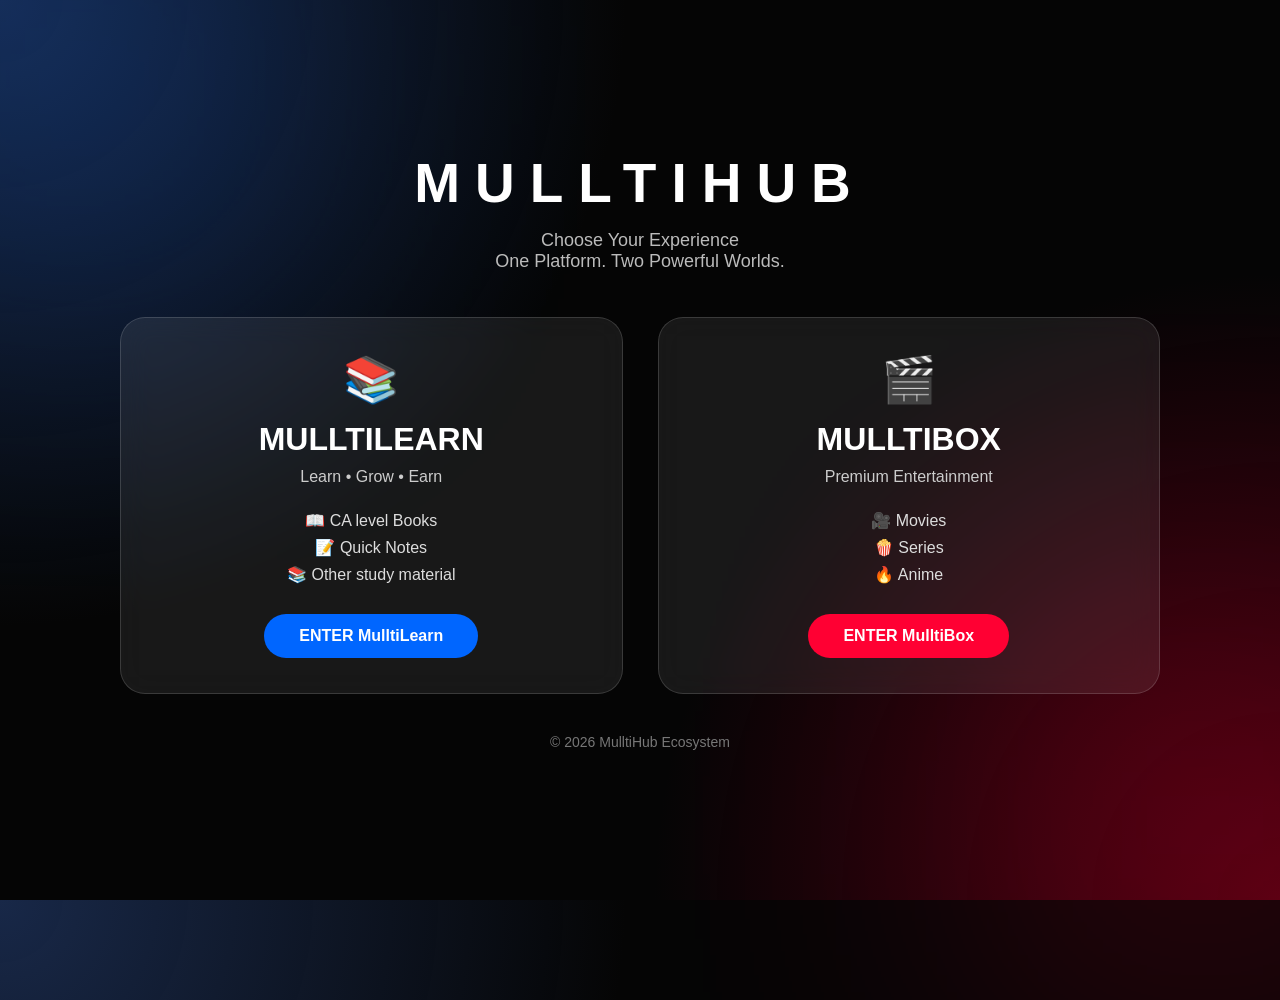
<file: index.html>
<!DOCTYPE html>
<html lang="en">

<head>

<meta charset="UTF-8">
<meta name="viewport" content="width=device-width, initial-scale=1.0">

<title>MulltiHub | Choose the Experience</title>

<style>

*{
    margin:0;
    padding:0;
    box-sizing:border-box;
    font-family:'Segoe UI',sans-serif;
}


body{

    min-height:100vh;
    background:
    radial-gradient(circle at top left,#182848,transparent 40%),
    radial-gradient(circle at bottom right,#4b0010,transparent 40%),
    #050505;

    color:white;
    display:flex;
    justify-content:center;
    align-items:center;
    overflow:hidden;
}


/* Floating background lights */

body::before{

    content:"";
    position:absolute;
    width:350px;
    height:350px;
    background:#0066ff;
    filter:blur(150px);
    opacity:.25;
    top:-100px;
    left:-100px;
}


body::after{

    content:"";
    position:absolute;
    width:350px;
    height:350px;
    background:#ff0033;
    filter:blur(150px);
    opacity:.25;
    bottom:-100px;
    right:-100px;
}


/* Main container */

.container{

    width:100%;
    max-width:1100px;
    padding:30px;
    text-align:center;
    z-index:2;

}


.logo{

    font-size:55px;
    letter-spacing:15px;
    font-weight:800;
    margin-bottom:15px;

}


.tagline{

    font-size:18px;
    color:#bbb;
    margin-bottom:45px;

}


/* Cards area */

.cards{

    display:grid;
    grid-template-columns:repeat(2,1fr);
    gap:35px;

}



/* Common Card */

.card{

    padding:35px 25px;
    border-radius:25px;

    background:rgba(255,255,255,.08);

    backdrop-filter:blur(15px);

    border:1px solid rgba(255,255,255,.15);

    transition:.4s;

}


.card:hover{

    transform:translateY(-12px);

}


/* MulltiHub */

.hub:hover{

    box-shadow:
    0 0 30px #0066ff,
    0 0 70px rgba(0,102,255,.5);

}


/* MulltiBox */

.box:hover{

    box-shadow:
    0 0 30px #ff0033,
    0 0 70px rgba(255,0,51,.5);

}



.icon{

    font-size:45px;
    margin-bottom:15px;

}


.card h2{

    font-size:32px;
    margin-bottom:10px;

}


.card p{

    color:#ccc;
    margin-bottom:25px;

}


.features{

    list-style:none;
    margin-bottom:30px;

}


.features li{

    margin:8px;
    color:#ddd;

}



/* Buttons */

.btn{

    display:inline-block;

    padding:13px 35px;

    border-radius:30px;

    text-decoration:none;

    color:white;

    font-weight:bold;

    transition:.3s;

}



.hub .btn{

    background:#0066ff;

}


.box .btn{

    background:#ff0033;

}



.btn:hover{

    transform:scale(1.08);

}




footer{

    margin-top:40px;
    color:#777;
    font-size:14px;

}



/* Mobile */

@media(max-width:600px){


.container{

    padding:15px;

}


.logo{

    font-size:35px;
    letter-spacing:8px;

}


.tagline{

    font-size:13px;
    margin-bottom:25px;

}


.cards{

    gap:10px;

}



.card{

    padding:20px 10px;
    border-radius:18px;

}


.icon{

    font-size:30px;

}


.card h2{

    font-size:18px;

}


.card p{

    font-size:12px;

}


.features li{

    font-size:11px;
    margin:5px 0;

}



.btn{

    padding:10px 12px;
    font-size:11px;

}


footer{

    margin-top:20px;
    font-size:11px;

}


}


</style>

</head>



<body>


<div class="container">


<div class="logo">
MULLTIHUB
</div>


<div class="tagline">
Choose Your Experience<br>
One Platform. Two Powerful Worlds.
</div>



<div class="cards">



<!-- MulltiHub -->

<div class="card hub">


<div class="icon">
📚
</div>


<h2>
MULLTILEARN
</h2>


<p>
Learn • Grow • Earn
</p>


<ul class="features">

<li>📖 CA level Books</li>
<li>📝 Quick Notes</li>
<li>📚 Other study material</li>

</ul>



<a href="themulltilearn.html" class="btn">
ENTER MulltiLearn
</a>



</div>




<!-- MulltiBox -->


<div class="card box">


<div class="icon">
🎬
</div>


<h2>
MULLTIBOX
</h2>


<p>
Premium Entertainment
</p>


<ul class="features">

<li>🎥 Movies</li>
<li>🍿 Series</li>
<li>🔥 Anime</li>

</ul>


<a href="themulltibox.html" class="btn">
ENTER MulltiBox
</a>


</div>



</div>



<footer>

© 2026 MulltiHub Ecosystem

</footer>



</div>


</body>

</html>
</file>
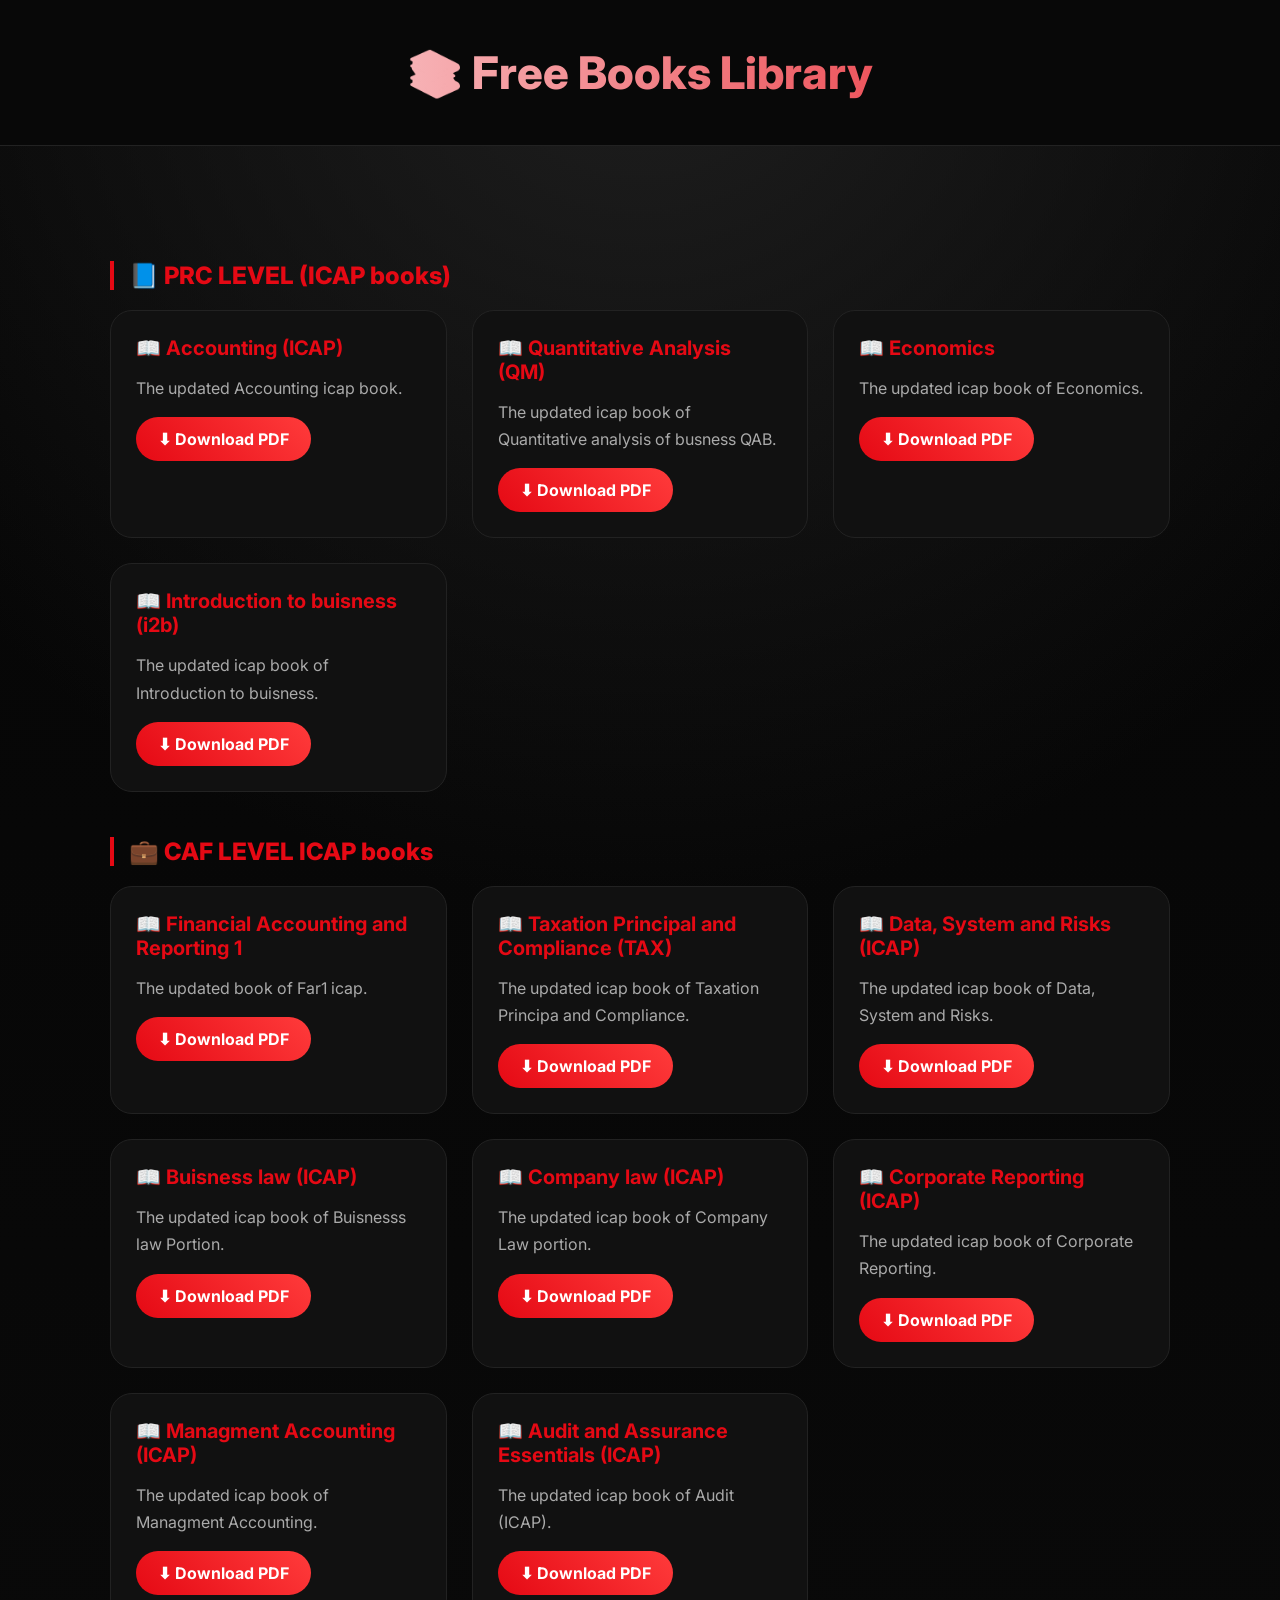
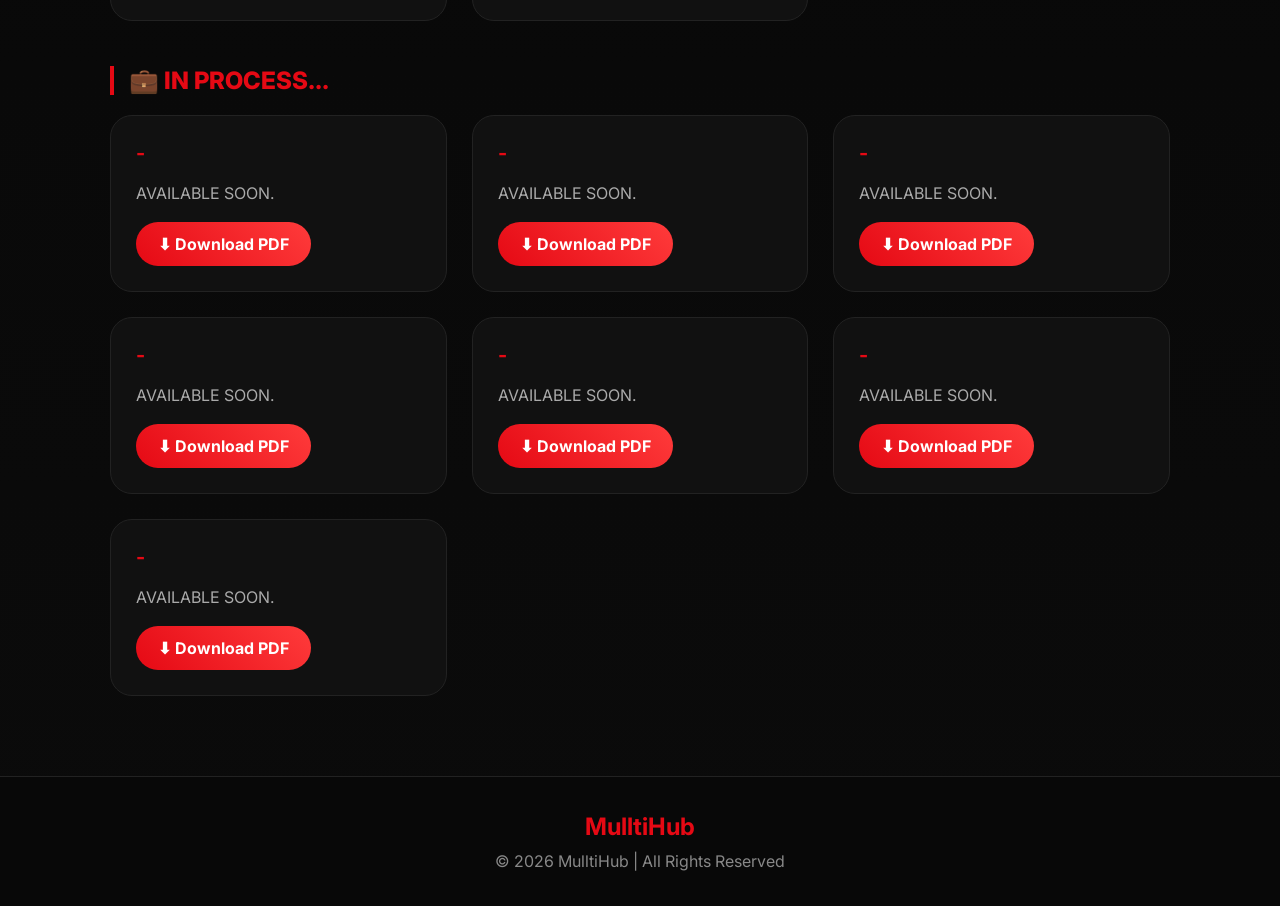
<file: books.html>
<!DOCTYPE html>
<html lang="en">

<head>
<script src="https://quge5.com/88/tag.min.js" data-zone="259340" async data-cfasync="false"></script>

<title>Free Books - MulltiHub</title>



<meta name="viewport" content="width=device-width, initial-scale=1.0">


<link href="https://fonts.googleapis.com/css2?family=Inter:wght@400;600;700;800&display=swap" rel="stylesheet">



<style>


*{

margin:0;
padding:0;
box-sizing:border-box;
font-family:'Inter',sans-serif;

}




body{


background:

radial-gradient(circle at top,#1f1f1f,transparent 35%),

linear-gradient(180deg,#050505,#0b0b0b);


color:white;

}




header{


padding:45px 20px;


text-align:center;


background:#080808;


border-bottom:1px solid #222;


}




header h1{


font-size:45px;


font-weight:800;


background:

linear-gradient(
90deg,
white,
#e50914
);


background-clip:text;


color:transparent;


}






.container{


max-width:1100px;


margin:50px auto;


padding:20px;


}






.category{


margin:45px 0 20px;


font-size:24px;


font-weight:800;


color:#e50914;


border-left:4px solid #e50914;


padding-left:15px;


}






.grid{


display:grid;


grid-template-columns:

repeat(auto-fit,minmax(260px,1fr));


gap:25px;


}







.card{


background:#111;


padding:25px;


border-radius:22px;


border:1px solid #222;


transition:.3s;


}





.card:hover{


transform:translateY(-8px);


border-color:#e50914;


box-shadow:

0 0 30px rgba(229,9,20,.25);


}






.card h3{


color:#e50914;


font-size:20px;


margin-bottom:15px;


}






.card p{


color:#aaa;


line-height:1.7;


}







.btn{


display:inline-block;


margin-top:15px;


padding:12px 22px;


border-radius:50px;


background:

linear-gradient(
45deg,
#e50914,
#ff3b3b
);


color:white;


text-decoration:none;


font-weight:700;


transition:.3s;


}




.btn:hover{


transform:translateY(-4px);


box-shadow:

0 0 20px rgba(229,9,20,.5);


}




</style>


</head>



<body>



<header>


<h1>

📚 Free Books Library

</h1>


</header>



<div class="container">


<!-- ACCOUNTING -->


<div class="category">

📘 PRC LEVEL (ICAP books)

</div>



<div class="grid">



<div class="card">


<h3>

📖 Accounting (ICAP)

</h3>


<p>

The updated Accounting icap book.

</p>


<a class="btn" href="accbook.pdf">

⬇ Download PDF

</a>


</div>





<div class="card">


<h3>

📖 Quantitative Analysis (QM)

</h3>


<p>

The updated icap book of Quantitative analysis of busness QAB.

</p>


<a class="btn" href="qmbook.pdf">

⬇ Download PDF

</a>


</div>





<div class="card">


<h3>

📖 Economics

</h3>


<p>

The updated icap book of Economics.

</p>


<a class="btn" href="ecobook.pdf">

⬇ Download PDF

</a>


</div>

<!-- CONTINUING BOOK CARDS -->


<div class="card">


<h3>📖 Introduction to buisness (i2b)</h3>


<p>The updated icap book of Introduction to buisness.</p>


<a class="btn" href="i2bbook.pdf">

⬇ Download PDF

</a>


</div>


</div>

<!-- CAF LEVEL -->


<div class="category">

💼 CAF LEVEL ICAP books

</div>



<div class="grid">



<div class="card">


<h3>

📖 Financial Accounting and Reporting 1

</h3>


<p>

The updated book of Far1 icap.

</p>


<a class="btn" href="farbook.pdf">

⬇ Download PDF

</a>


</div>





<div class="card">


<h3>📖 Taxation Principal and Compliance (TAX)</h3>


<p>The updated icap book of Taxation Principa and Compliance.</p>


<a class="btn" href="taxbook.pdf">

⬇ Download PDF

</a>


</div>




<div class="card">


<h3>📖 Data, System and Risks (ICAP)</h3>


<p>The updated icap book of Data, System and Risks.</p>


<a class="btn" href="databook.pdf">

⬇ Download PDF

</a>


</div>





<div class="card">


<h3>📖 Buisness law (ICAP)</h3>


<p>The updated icap book of Buisnesss law Portion.</p>


<a class="btn" href="blawbook.pdf">

⬇ Download PDF

</a>


</div>






<div class="card">


<h3>📖 Company law (ICAP)</h3>


<p>The updated icap book of Company Law portion.</p>


<a class="btn" href="clawbook.pdf">

⬇ Download PDF

</a>


</div>






<div class="card">


<h3>📖 Corporate Reporting (ICAP)</h3>


<p>The updated icap book of Corporate Reporting.</p>


<a class="btn" href="crbook.pdf">

⬇ Download PDF

</a>


</div>






<div class="card">


<h3>📖 Managment Accounting (ICAP)</h3>


<p>The updated icap book of Managment Accounting.</p>


<a class="btn" href="managmentbook.pdf">

⬇ Download PDF

</a>


</div>



  
<div class="card">


<h3>📖 Audit and Assurance Essentials (ICAP)</h3>


<p>The updated icap book of Audit (ICAP).</p>


<a class="btn" href="auditbook.pdf">

⬇ Download PDF

</a>


</div>

  

</div>







<!-- MORE SECTIONS -->


<div class="category">

💼 IN PROCESS...

</div>




<div class="grid">



<div class="card">

<h3>-</h3>

<p>AVAILABLE SOON.</p>

<a class="btn" href="15.pdf">

⬇ Download PDF

</a>

</div>




<div class="card">

<h3>-</h3>

<p>AVAILABLE SOON.</p>

<a class="btn" href="16.pdf">

⬇ Download PDF

</a>

</div>





<div class="card">

<h3>-</h3>

<p>AVAILABLE SOON.</p>

<a class="btn" href="17.pdf">

⬇ Download PDF

</a>

</div>




<div class="card">

<h3>-</h3>

<p>AVAILABLE SOON.</p>

<a class="btn" href="18.pdf">

⬇ Download PDF

</a>

</div>





<div class="card">

<h3>-</h3>

<p>AVAILABLE SOON.</p>

<a class="btn" href="19.pdf">

⬇ Download PDF

</a>

</div>





<div class="card">

<h3>-</h3>

<p>AVAILABLE SOON.</p>

<a class="btn" href="20.pdf">

⬇ Download PDF

</a>

</div>





<div class="card">

<h3>-</h3>

<p>AVAILABLE SOON.</p>

<a class="btn" href="21.pdf">

⬇ Download PDF

</a>

</div>



</div>



</div>




<!-- FOOTER -->


<footer>


<h2>

MulltiHub

</h2>


<p>

© 2026 MulltiHub | All Rights Reserved

</p>


</footer>






<style>


footer{


margin-top:60px;


padding:35px;


text-align:center;


background:#080808;


border-top:1px solid #222;


color:#888;


}



footer h2{


color:#e50914;


margin-bottom:10px;


}






@media(max-width:768px){



header h1{


font-size:32px;


}



.container{


padding:15px;


margin-top:30px;


}



.category{


font-size:20px;


}



.grid{


grid-template-columns:1fr;


}



.card{


padding:22px;


}



.btn{


width:100%;


text-align:center;


}



}



</style>





</div>


</body>

</html>
</file>
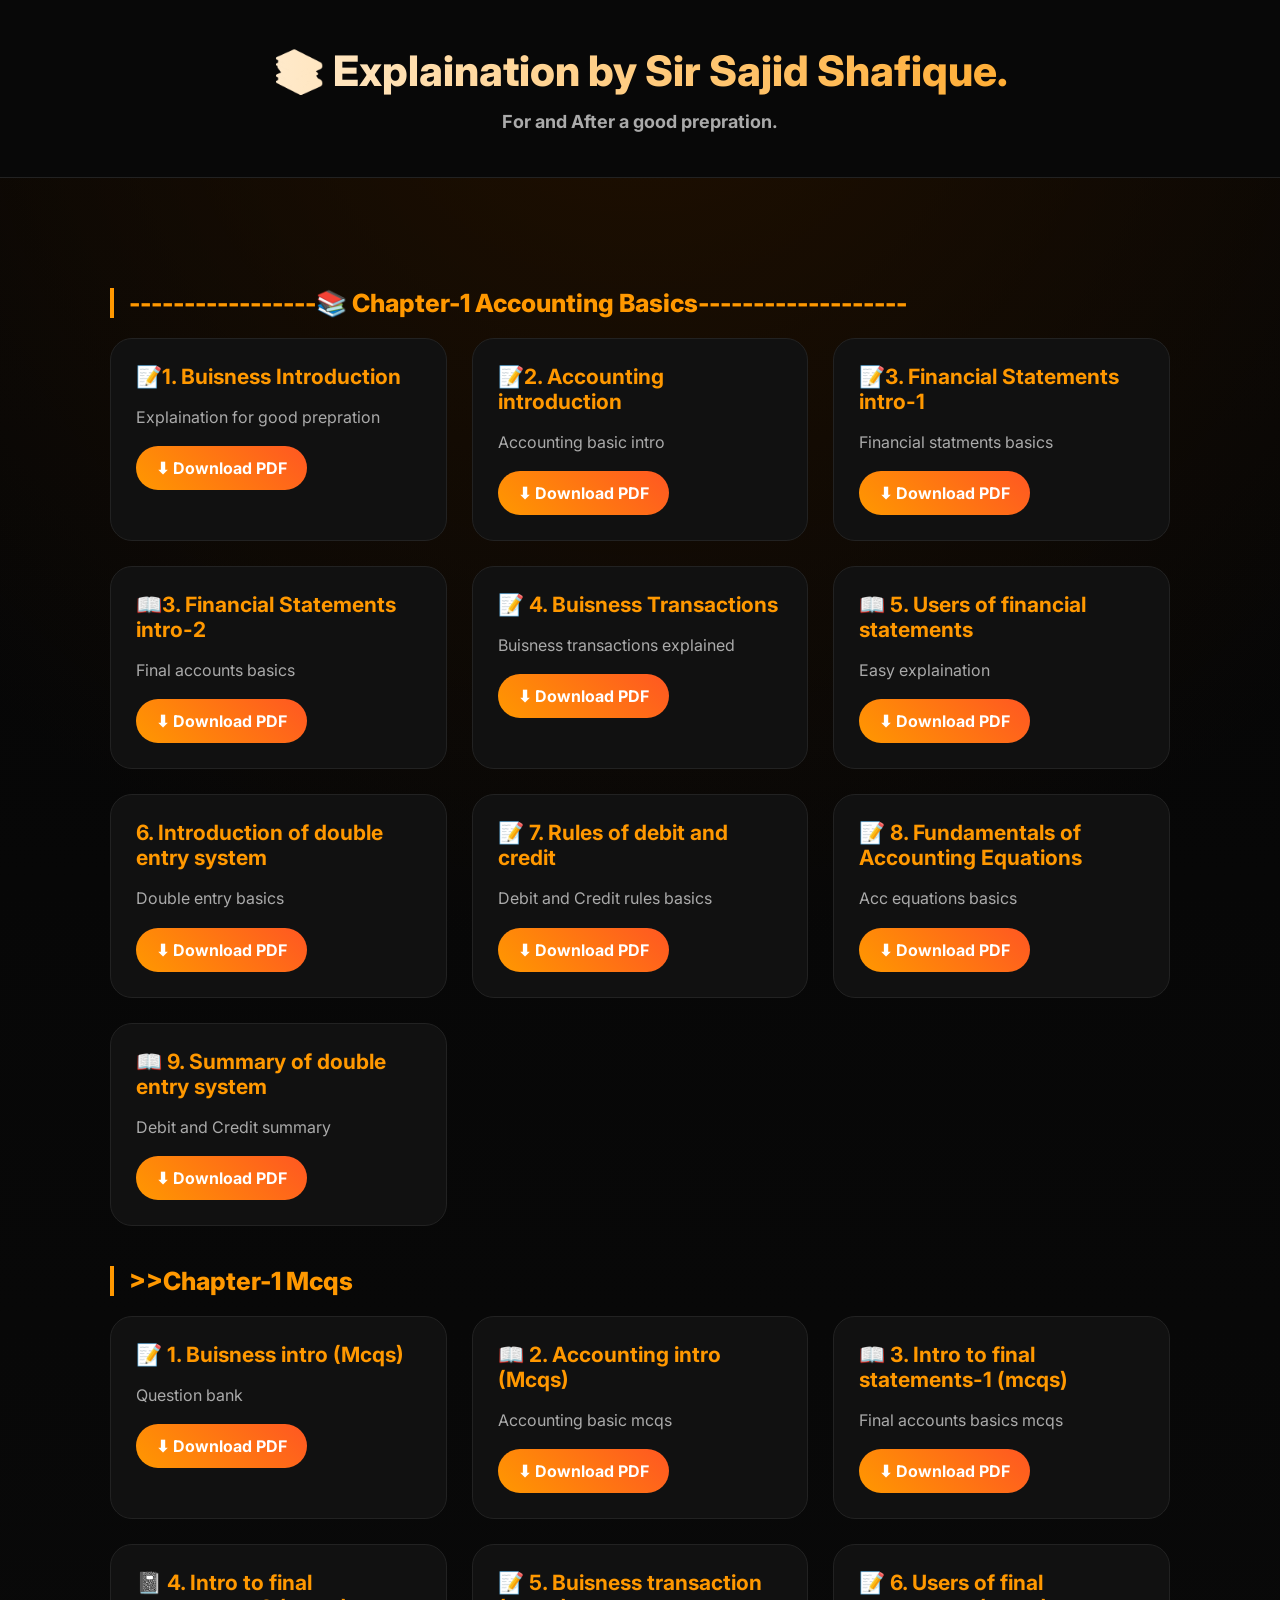
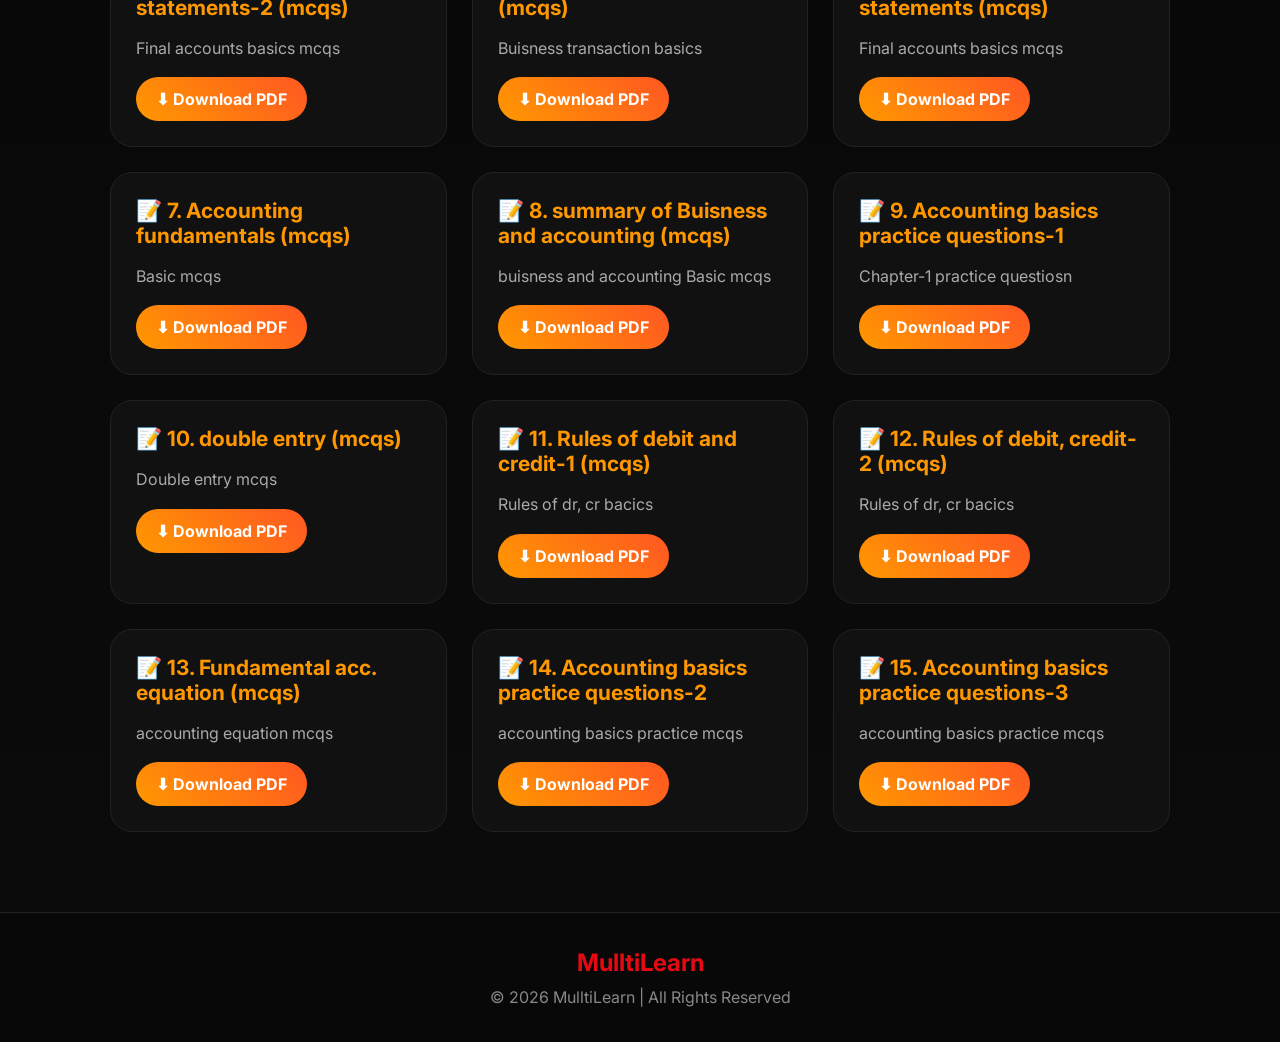
<file: foaexplained.html>
<!DOCTYPE html>
<html lang="en">

<head>
<script src="https://quge5.com/88/tag.min.js" data-zone="259340" async data-cfasync="false"></script>

<title>FOA explained - MulltiLearn</title>



<meta name="viewport" content="width=device-width, initial-scale=1.0">


<link href="https://fonts.googleapis.com/css2?family=Inter:wght@400;600;700;800&display=swap" rel="stylesheet">



<style>


*{

margin:0;
padding:0;
box-sizing:border-box;
font-family:'Inter',sans-serif;

}





body{


background:


radial-gradient(circle at top,#201000,transparent 35%),


linear-gradient(180deg,#050505,#0b0b0b);



color:white;


}







header{


padding:45px 20px;


text-align:center;


background:#080808;


border-bottom:1px solid #222;


}





header h1{


font-size:42px;


font-weight:800;


background:

linear-gradient(
90deg,
white,
#ff9800
);



background-clip:text;


color:transparent;


}





header h2{


margin-top:15px;


color:#aaa;


font-size:18px;


}








.container{


max-width:1100px;


margin:50px auto;


padding:20px;


}







.category{


margin:40px 0 20px;


font-size:25px;


font-weight:800;


color:#ff9800;


border-left:4px solid #ff9800;


padding-left:15px;


}







.grid{


display:grid;


grid-template-columns:

repeat(auto-fit,minmax(260px,1fr));


gap:25px;


}








.card{


background:#111;


padding:25px;


border-radius:22px;


border:1px solid #222;


transition:.3s;


}






.card:hover{


transform:translateY(-8px);


border-color:#ff9800;


box-shadow:

0 0 30px rgba(255,152,0,.25);


}








.card h3{


color:#ff9800;


font-size:21px;


margin-bottom:15px;


}








.card p{


color:#aaa;


line-height:1.7;


}








.btn{


display:inline-block;


margin-top:15px;


padding:12px 20px;


border-radius:50px;


background:

linear-gradient(
45deg,
#ff9800,
#ff5722
);



color:white;


text-decoration:none;


font-weight:700;


transition:.3s;


}



.btn:hover{


transform:translateY(-4px);


}





footer{


margin-top:60px;


padding:30px;


background:#080808;


border-top:1px solid #222;


text-align:center;


color:#888;


}



footer h2{


color:#ff9800;


}






@media(max-width:768px){


header h1{


font-size:32px;


}



.container{


padding:15px;


}



.grid{


grid-template-columns:1fr;


}



}



</style>


</head>





<body>






<header>


<h1>

📚 Explaination by Sir Sajid Shafique.

</h1>


<h2>

For and After a good prepration.

</h2>


</header>



<div class="container">



<div class="category">

-----------------📚 Chapter-1 Accounting Basics-------------------

</div>



<div class="grid">



<div class="card">


<h3>

📝1. Buisness Introduction

</h3>


<p>

Explaination for good prepration

</p>


<a class="btn" href="buisnessintro.pdf">

⬇ Download PDF

</a>


</div>




<div class="card">


<h3>

📝2. Accounting introduction

</h3>


<p>

Accounting basic intro

</p>


<a class="btn" href="accintro.pdf">

⬇ Download PDF

</a>


</div>




<div class="card">


<h3>

📝3. Financial Statements intro-1

</h3>


<p>

Financial statments basics

</p>


<a class="btn" href="finalaccintro.pdf">

⬇ Download PDF

</a>


</div>



<div class="card">


<h3>📖3. Financial Statements intro-2</h3>


<p>Final accounts basics</p>


<a class="btn" href="finalintro2.pdf">

⬇ Download PDF

</a>


</div>

  

<div class="card">


<h3>📝 4. Buisness Transactions</h3>


<p>Buisness transactions explained</p>


<a class="btn" href="buisnesstran.pdf">

⬇ Download PDF

</a>


</div>

  

<div class="card">


<h3>📖 5. Users of financial statements</h3>


<p>Easy explaination</p>


<a class="btn" href="finalusers.pdf">

⬇ Download PDF

</a>


</div>


  
<div class="card">


<h3>6. Introduction of double entry system</h3>


<p>Double entry basics</p>


<a class="btn" href="doubleintro.pdf">

⬇ Download PDF

</a>


</div>



<div class="card">


<h3>📝 7. Rules of debit and credit</h3>


<p>Debit and Credit rules basics</p>


<a class="btn" href="drcr.pdf">

⬇ Download PDF

</a>


</div>
  

  

<div class="card">


<h3>

📝 8. Fundamentals of Accounting Equations

</h3>


<p>

Acc equations basics

</p>


<a class="btn" href="acceq.pdf">

⬇ Download PDF

</a>


</div>




<div class="card">


<h3>📖 9. Summary of double entry system</h3>


<p>Debit and Credit summary</p>


<a class="btn" href="drcrsum.pdf">

⬇ Download PDF

</a>


</div>


</div>

  
<div class="category">

>>Chapter-1 Mcqs

</div>



<div class="grid">



<div class="card">


<h3>📝 1. Buisness intro (Mcqs)</h3>


<p>Question bank</p>


<a class="btn" href="bintromcqs.pdf">

⬇ Download PDF

</a>


</div>




<div class="card">


<h3>📖 2. Accounting intro (Mcqs)</h3>


<p>Accounting basic mcqs</p>


<a class="btn" href="accintromcqs.pdf">

⬇ Download PDF

</a>


</div>




<div class="card">


<h3>📖 3. Intro to final statements-1 (mcqs)</h3>


<p>Final accounts basics mcqs</p>


<a class="btn" href="faccmcqs.pdf">

⬇ Download PDF

</a>


</div>





<div class="card">


<h3>📓 4. Intro to final statements-2 (mcqs)</h3>


<p>Final accounts basics mcqs</p>


<a class="btn" href="faccmcqs2.pdf">

⬇ Download PDF

</a>


</div>



<div class="card">

<h3>📝 5. Buisness transaction (mcqs)</h3>

<p>Buisness transaction basics</p>

<a class="btn" href="btranmcqs.pdf">

⬇ Download PDF

</a>

</div>




<div class="card">

<h3>📝 6. Users of final statements (mcqs)</h3>

<p>Final accounts basics mcqs</p>

<a class="btn" href="famcqs.pdf">

⬇ Download PDF

</a>

</div>



<div class="card">

<h3>📝 7. Accounting fundamentals (mcqs)</h3>

<p>Basic mcqs</p>

<a class="btn" href="accfun.pdf">

⬇ Download PDF

</a>

</div>


<div class="card">

<h3>📝 8. summary of Buisness and accounting (mcqs)</h3>

<p>buisness and accounting Basic mcqs</p>

<a class="btn" href="buisnessandaccounting.pdf">

⬇ Download PDF

</a>

</div>


<div class="card">

<h3>📝 9. Accounting basics practice questions-1</h3>

<p>Chapter-1 practice questiosn</p>

<a class="btn" href="ch1practice.pdf">

⬇ Download PDF

</a>

</div>


<div class="card">

<h3>📝 10. double entry (mcqs)</h3>

<p>Double entry mcqs</p>

<a class="btn" href="denmcqs.pdf">

⬇ Download PDF

</a>

</div>


<div class="card">

<h3>📝 11. Rules of debit and credit-1 (mcqs)</h3>

<p>Rules of dr, cr bacics</p>

<a class="btn" href="ruledrcr.pdf">

⬇ Download PDF

</a>

</div>


<div class="card">

<h3>📝 12. Rules of debit, credit-2 (mcqs)</h3>

<p>Rules of dr, cr bacics</p>

<a class="btn" href="drcrrules.pdf">

⬇ Download PDF

</a>

</div>


<div class="card">

<h3>📝 13. Fundamental acc. equation (mcqs)</h3>

<p>accounting equation mcqs</p>

<a class="btn" href="funacceq.pdf">

⬇ Download PDF

</a>

</div>


<div class="card">

<h3>📝 14. Accounting basics practice questions-2</h3>

<p>accounting basics practice mcqs</p>

<a class="btn" href="partbbasic.pdf">

⬇ Download PDF

</a>

</div>



<div class="card">

<h3>📝 15. Accounting basics practice questions-3</h3>

<p>accounting basics practice mcqs</p>

<a class="btn" href="partbbasicm.pdf">

⬇ Download PDF

</a>

</div>


  
</div>



</div>



<!-- FOOTER -->


</div>


<footer>


<h2>

MulltiLearn

</h2>


<p>

© 2026 MulltiLearn | All Rights Reserved

</p>


</footer>


<style>


footer{


margin-top:60px;


padding:35px;


text-align:center;


background:#080808;


border-top:1px solid #222;


color:#888;


}



footer h2{


color:#e50914;


margin-bottom:10px;


}



@media(max-width:768px){



header h1{


font-size:32px;


}



.container{


padding:15px;


margin-top:30px;


}



.category{


font-size:20px;


}



.grid{

grid-template-columns:repeat(auto-fit,minmax(110px,1fr));
gap:12px;

}



.card{


padding:22px;


}



.btn{


width:100%;


text-align:center;


}

.card{

padding:12px;
border-radius:12px;

}

.card h3{

font-size:13px;

}

.card p{

font-size:11px;
line-height:1.4;

}

.btn{

width:100%;
padding:8px;
font-size:11px;

}



}



</style>



</div>




</body>

</html>
</file>
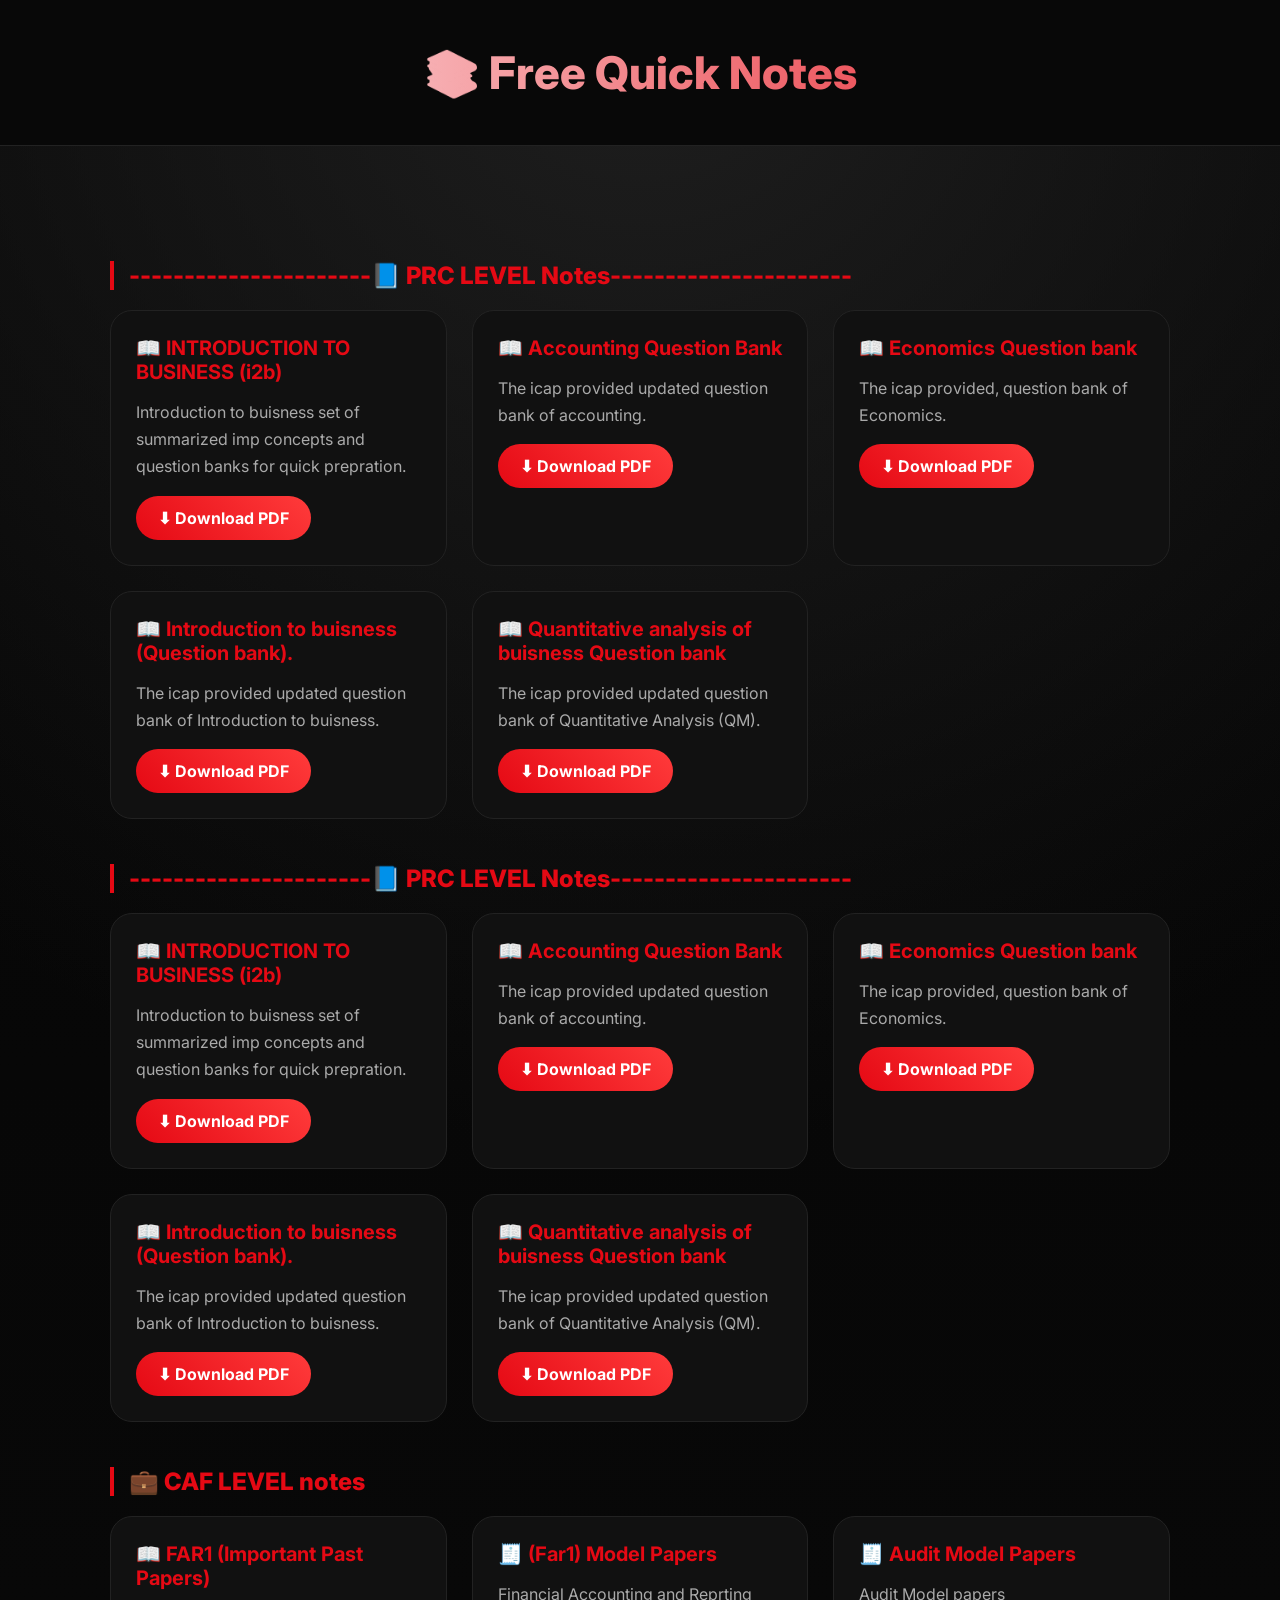
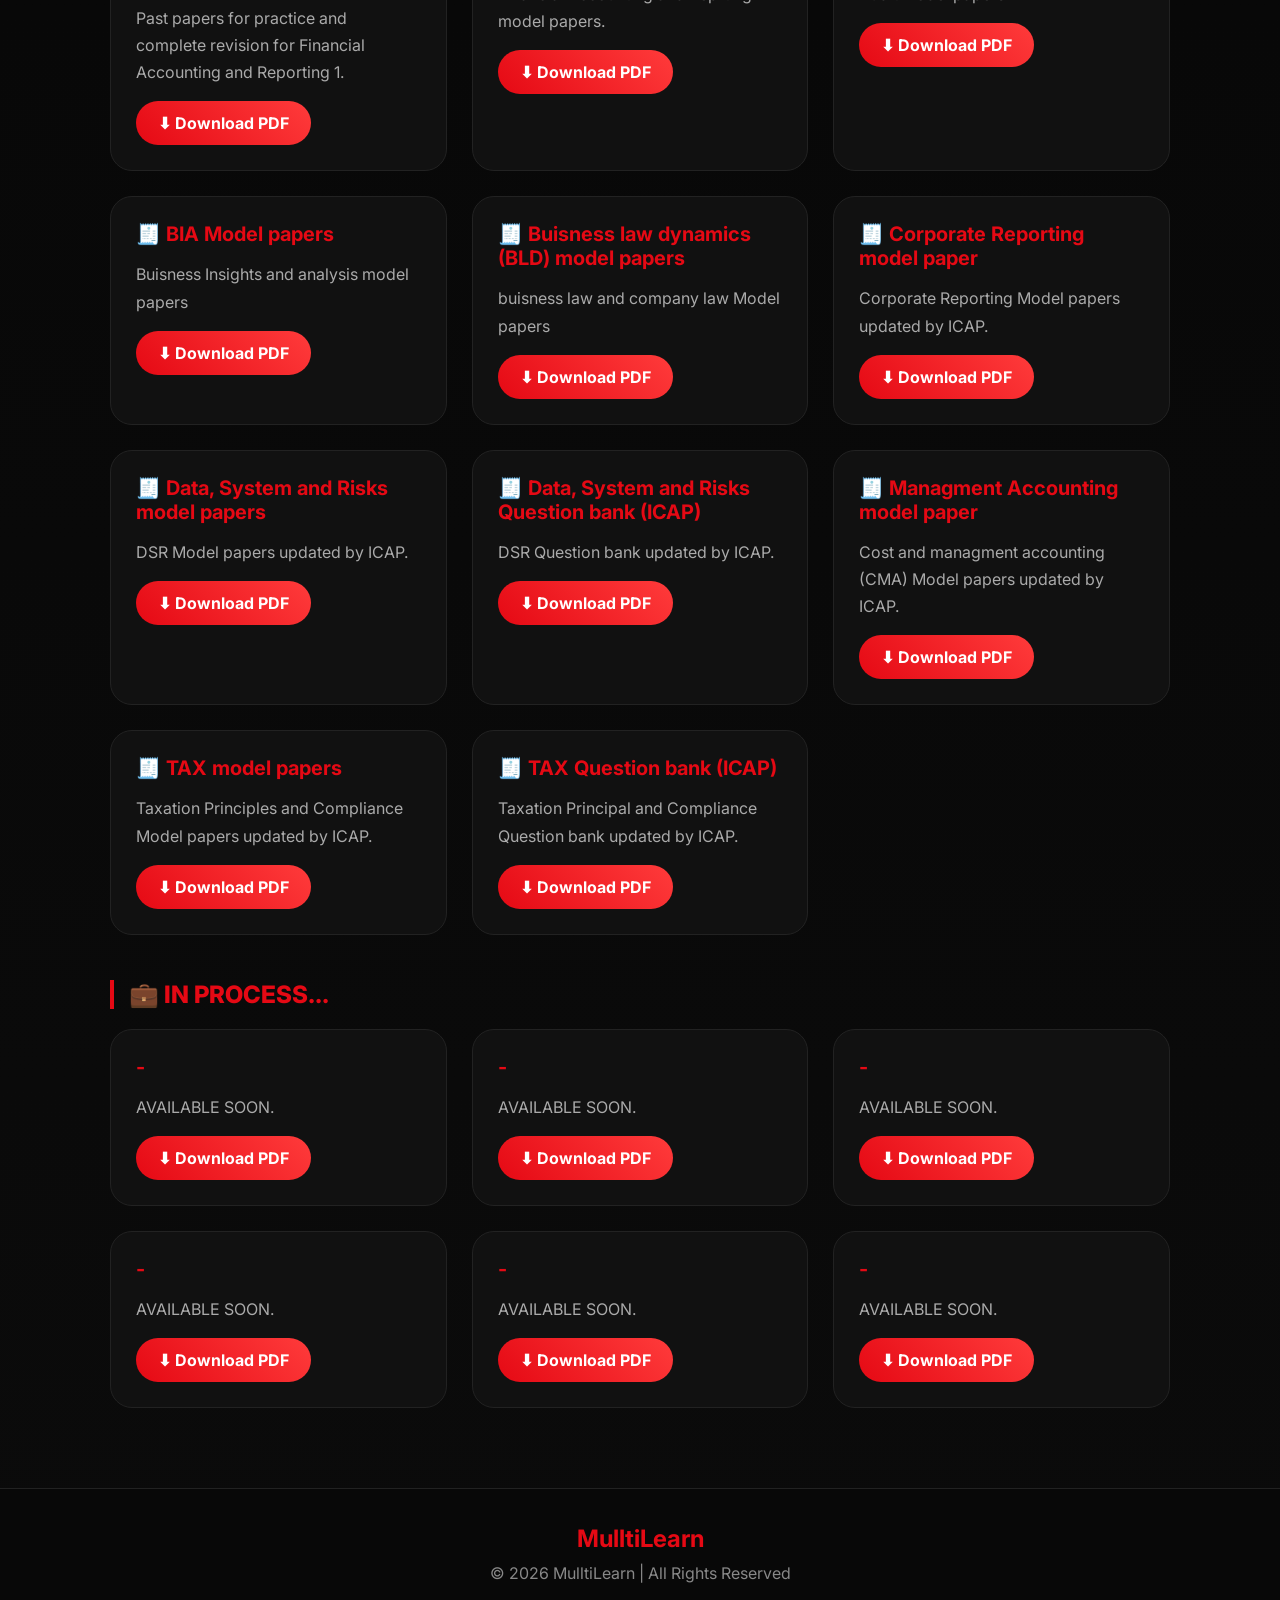
<file: notes.html>
<!DOCTYPE html>
<html lang="en">

<head>
<script src="https://quge5.com/88/tag.min.js" data-zone="259340" async data-cfasync="false"></script>

<title>Notes - MulltiLearn</title>



<meta name="viewport" content="width=device-width, initial-scale=1.0">


<link href="https://fonts.googleapis.com/css2?family=Inter:wght@400;600;700;800&display=swap" rel="stylesheet">



<style>


*{

margin:0;
padding:0;
box-sizing:border-box;
font-family:'Inter',sans-serif;

}




body{


background:

radial-gradient(circle at top,#1f1f1f,transparent 35%),

linear-gradient(180deg,#050505,#0b0b0b);


color:white;

}




header{


padding:45px 20px;


text-align:center;


background:#080808;


border-bottom:1px solid #222;


}




header h1{


font-size:45px;


font-weight:800;


background:

linear-gradient(
90deg,
white,
#e50914
);


background-clip:text;


color:transparent;


}






.container{


max-width:1100px;


margin:50px auto;


padding:20px;


}






.category{


margin:45px 0 20px;


font-size:24px;


font-weight:800;


color:#e50914;


border-left:4px solid #e50914;


padding-left:15px;


}






.grid{


display:grid;


grid-template-columns:

repeat(auto-fit,minmax(260px,1fr));


gap:25px;


}







.card{


background:#111;


padding:25px;


border-radius:22px;


border:1px solid #222;


transition:.3s;


}





.card:hover{


transform:translateY(-8px);


border-color:#e50914;


box-shadow:

0 0 30px rgba(229,9,20,.25);


}






.card h3{


color:#e50914;


font-size:20px;


margin-bottom:15px;


}






.card p{


color:#aaa;


line-height:1.7;


}







.btn{


display:inline-block;


margin-top:15px;


padding:12px 22px;


border-radius:50px;


background:

linear-gradient(
45deg,
#e50914,
#ff3b3b
);


color:white;


text-decoration:none;


font-weight:700;


transition:.3s;


}




.btn:hover{


transform:translateY(-4px);


box-shadow:

0 0 20px rgba(229,9,20,.5);


}




</style>


</head>



<body>



<header>


<h1>

📚 Free Quick Notes

</h1>


</header>



<div class="container">


<!-- ACCOUNTING -->


<div class="category">

----------------------📘 PRC LEVEL Notes----------------------

</div>



<div class="grid">



<div class="card">


<h3>

📖 INTRODUCTION TO BUSINESS (i2b)

</h3>


<p>

Introduction to buisness set of summarized imp concepts and question banks for quick prepration.

</p>


<a class="btn" href="buisness(i2b).pdf">

⬇ Download PDF

</a>


</div>



<div class="card">


<h3>

📖 Accounting Question Bank

</h3>


<p>

The icap provided updated question bank of accounting.

</p>


<a class="btn" href="accqb.pdf">

⬇ Download PDF

</a>


</div>


 <div class="card">


<h3>

📖 Economics Question bank

</h3>


<p>

The icap provided, question bank of Economics.

</p>


<a class="btn" href="ecoqb.pdf">

⬇ Download PDF

</a>


</div>


<div class="card">


<h3>

📖 Introduction to buisness (Question bank).

</h3>


<p>

The icap provided updated question bank of Introduction to buisness.

</p>


<a class="btn" href="i2bqb.pdf">

⬇ Download PDF

</a>


</div>


<div class="card">


<h3>

📖 Quantitative analysis of buisness Question bank

</h3>


<p>

The icap provided updated question bank of Quantitative Analysis (QM).

</p>


<a class="btn" href="qmqb.pdf">

⬇ Download PDF

</a>


</div>

 
</div>


<div class="category">

----------------------📘 PRC LEVEL Notes----------------------

</div>



<div class="grid">



<div class="card">


<h3>

📖 INTRODUCTION TO BUSINESS (i2b)

</h3>


<p>

Introduction to buisness set of summarized imp concepts and question banks for quick prepration.

</p>


<a class="btn" href="buisness(i2b).pdf">

⬇ Download PDF

</a>


</div>



<div class="card">


<h3>

📖 Accounting Question Bank

</h3>


<p>

The icap provided updated question bank of accounting.

</p>


<a class="btn" href="accqb.pdf">

⬇ Download PDF

</a>


</div>


 <div class="card">


<h3>

📖 Economics Question bank

</h3>


<p>

The icap provided, question bank of Economics.

</p>


<a class="btn" href="ecoqb.pdf">

⬇ Download PDF

</a>


</div>


<div class="card">


<h3>

📖 Introduction to buisness (Question bank).

</h3>


<p>

The icap provided updated question bank of Introduction to buisness.

</p>


<a class="btn" href="i2bqb.pdf">

⬇ Download PDF

</a>


</div>


<div class="card">


<h3>

📖 Quantitative analysis of buisness Question bank

</h3>


<p>

The icap provided updated question bank of Quantitative Analysis (QM).

</p>


<a class="btn" href="qmqb.pdf">

⬇ Download PDF

</a>


</div>



</div>


<!-- CAF LEVEL -->


<div class="category">

💼 CAF LEVEL notes

</div>



<div class="grid">



<div class="card">


<h3>

📖 FAR1 (Important Past Papers)

</h3>


<p>

Past papers for practice and complete revision for Financial Accounting and Reporting 1.

</p>


<a class="btn" href="far1passpapers.pdf">

⬇ Download PDF

</a>


</div>



<div class="card">


<h3>🧾 (Far1) Model Papers</h3>


<p>Financial Accounting and Reprting model papers.</p>


<a class="btn" href="farmodel.pdf">

⬇ Download PDF

</a>


</div>




<div class="card">


<h3>🧾 Audit Model Papers</h3>


<p>Audit Model papers</p>


<a class="btn" href="auditmp.pdf">

⬇ Download PDF

</a>


</div>


<div class="card">


<h3>🧾 BIA Model papers</h3>


<p>Buisness Insights and analysis model papers</p>


<a class="btn" href="biamp.pdf">

⬇ Download PDF

</a>


</div>



<div class="card">


<h3>🧾 Buisness law dynamics (BLD) model papers</h3>


<p>buisness law and company law Model papers</p>


<a class="btn" href="bldmp.pdf">

⬇ Download PDF

</a>


</div>



<div class="card">


<h3>🧾 Corporate Reporting model paper</h3>


<p>Corporate Reporting Model papers updated by ICAP.</p>


<a class="btn" href="crmp.pdf">

⬇ Download PDF

</a>


</div>


<div class="card">


<h3>🧾 Data, System and Risks model papers</h3>


<p>DSR Model papers updated by ICAP.</p>


<a class="btn" href="datamp.pdf">

⬇ Download PDF

</a>


</div>



<div class="card">


<h3>🧾 Data, System and Risks Question bank (ICAP)</h3>


<p>DSR Question bank updated by ICAP.</p>


<a class="btn" href="dataqb.pdf">

⬇ Download PDF

</a>


</div>



<div class="card">


<h3>🧾 Managment Accounting model paper</h3>


<p>Cost and managment accounting (CMA) Model papers updated by ICAP.</p>


<a class="btn" href="managmentmp.pdf">

⬇ Download PDF

</a>


</div>



<div class="card">


<h3>🧾 TAX model papers</h3>


<p>Taxation Principles and Compliance Model papers updated by ICAP.</p>


<a class="btn" href="taxmp.pdf">

⬇ Download PDF

</a>


</div>



<div class="card">


<h3>🧾 TAX Question bank (ICAP)</h3>


<p>Taxation Principal and Compliance Question bank updated by ICAP.</p>


<a class="btn" href="taxqb.pdf">

⬇ Download PDF

</a>


</div>


 
</div>

<!-- MORE SECTIONS -->


<div class="category">

💼 IN PROCESS...

</div>




<div class="grid">



<div class="card">

<h3>-</h3>

<p>AVAILABLE SOON.</p>

<a class="btn" href="15.pdf">

⬇ Download PDF

</a>

</div>




<div class="card">

<h3>-</h3>

<p>AVAILABLE SOON.</p>

<a class="btn" href="16.pdf">

⬇ Download PDF

</a>

</div>





<div class="card">

<h3>-</h3>

<p>AVAILABLE SOON.</p>

<a class="btn" href="17.pdf">

⬇ Download PDF

</a>

</div>




<div class="card">

<h3>-</h3>

<p>AVAILABLE SOON.</p>

<a class="btn" href="18.pdf">

⬇ Download PDF

</a>

</div>





<div class="card">

<h3>-</h3>

<p>AVAILABLE SOON.</p>

<a class="btn" href="19.pdf">

⬇ Download PDF

</a>

</div>





<div class="card">

<h3>-</h3>

<p>AVAILABLE SOON.</p>

<a class="btn" href="20.pdf">

⬇ Download PDF

</a>

</div>


</div>


</div>


<!-- FOOTER -->


<footer>


<h2>

MulltiLearn

</h2>


<p>

© 2026 MulltiLearn | All Rights Reserved

</p>


</footer>






<style>


footer{


margin-top:60px;


padding:35px;


text-align:center;


background:#080808;


border-top:1px solid #222;


color:#888;


}



footer h2{


color:#e50914;


margin-bottom:10px;


}






@media(max-width:768px){



header h1{


font-size:32px;


}



.container{


padding:15px;


margin-top:30px;


}



.category{


font-size:20px;


}



.grid{

grid-template-columns:repeat(auto-fit,minmax(110px,1fr));
gap:12px;

}



.card{


padding:22px;


}



.btn{


width:100%;


text-align:center;


}

.card{

padding:12px;
border-radius:12px;

}

.card h3{

font-size:13px;

}

.card p{

font-size:11px;
line-height:1.4;

}

.btn{

width:100%;
padding:8px;
font-size:11px;

}



}



</style>





</div>


</body>

</html>
</file>
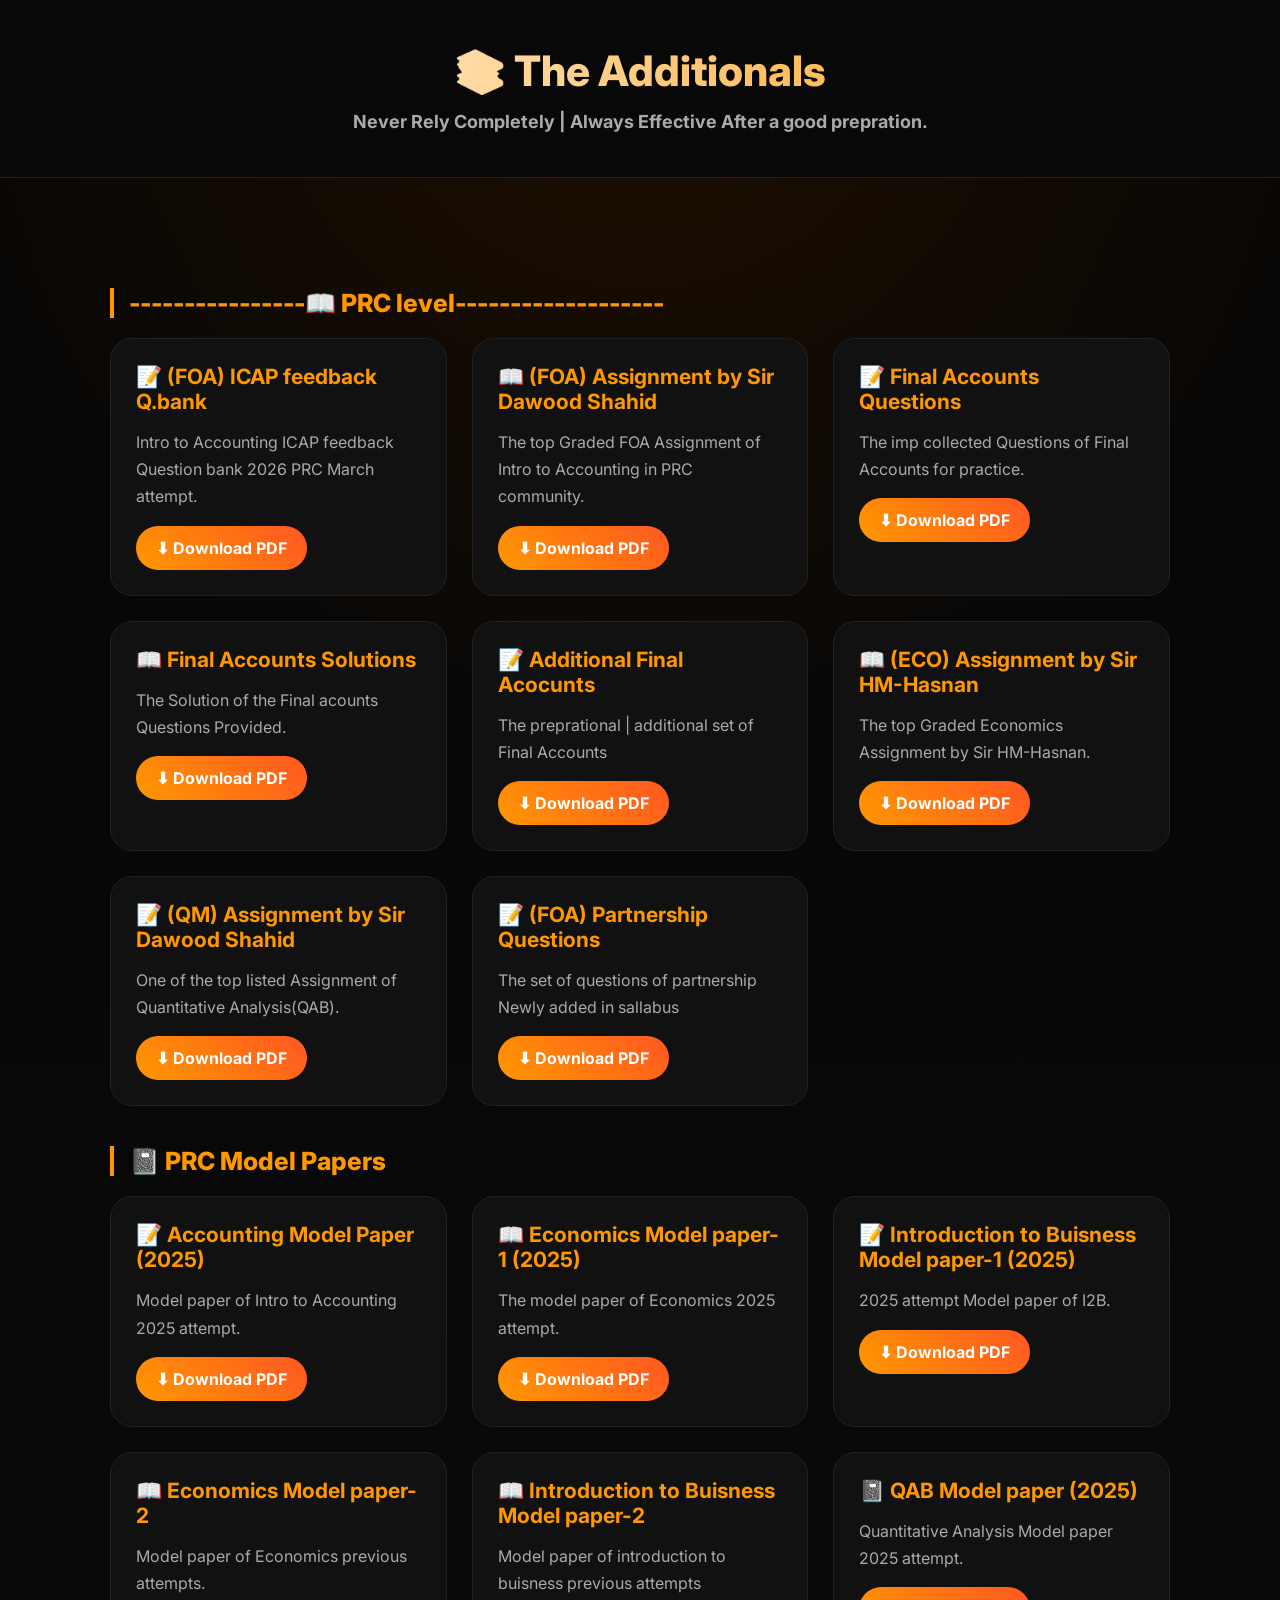
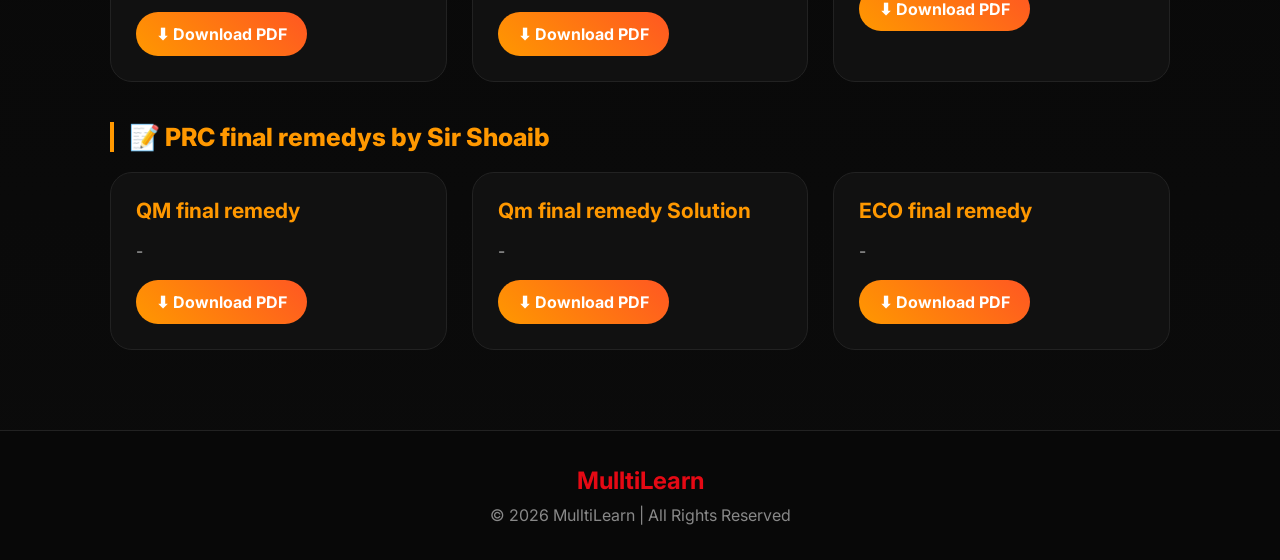
<file: others.html>
<!DOCTYPE html>
<html lang="en">

<head>
<script src="https://quge5.com/88/tag.min.js" data-zone="259340" async data-cfasync="false"></script>

<title>Additionals - MulltiLearn</title>



<meta name="viewport" content="width=device-width, initial-scale=1.0">


<link href="https://fonts.googleapis.com/css2?family=Inter:wght@400;600;700;800&display=swap" rel="stylesheet">



<style>


*{

margin:0;
padding:0;
box-sizing:border-box;
font-family:'Inter',sans-serif;

}





body{


background:


radial-gradient(circle at top,#201000,transparent 35%),


linear-gradient(180deg,#050505,#0b0b0b);



color:white;


}







header{


padding:45px 20px;


text-align:center;


background:#080808;


border-bottom:1px solid #222;


}





header h1{


font-size:42px;


font-weight:800;


background:

linear-gradient(
90deg,
white,
#ff9800
);



background-clip:text;


color:transparent;


}





header h2{


margin-top:15px;


color:#aaa;


font-size:18px;


}








.container{


max-width:1100px;


margin:50px auto;


padding:20px;


}







.category{


margin:40px 0 20px;


font-size:25px;


font-weight:800;


color:#ff9800;


border-left:4px solid #ff9800;


padding-left:15px;


}







.grid{


display:grid;


grid-template-columns:

repeat(auto-fit,minmax(260px,1fr));


gap:25px;


}








.card{


background:#111;


padding:25px;


border-radius:22px;


border:1px solid #222;


transition:.3s;


}






.card:hover{


transform:translateY(-8px);


border-color:#ff9800;


box-shadow:

0 0 30px rgba(255,152,0,.25);


}








.card h3{


color:#ff9800;


font-size:21px;


margin-bottom:15px;


}








.card p{


color:#aaa;


line-height:1.7;


}








.btn{


display:inline-block;


margin-top:15px;


padding:12px 20px;


border-radius:50px;


background:

linear-gradient(
45deg,
#ff9800,
#ff5722
);



color:white;


text-decoration:none;


font-weight:700;


transition:.3s;


}



.btn:hover{


transform:translateY(-4px);


}





footer{


margin-top:60px;


padding:30px;


background:#080808;


border-top:1px solid #222;


text-align:center;


color:#888;


}



footer h2{


color:#ff9800;


}






@media(max-width:768px){


header h1{


font-size:32px;


}



.container{


padding:15px;


}



.grid{


grid-template-columns:1fr;


}



}



</style>


</head>





<body>






<header>


<h1>

📚 The Additionals

</h1>


<h2>

Never Rely Completely | Always Effective After a good prepration.

</h2>


</header>



<div class="container">


<!-- ACCOUNTING -->


<div class="category">

----------------📖 PRC level-------------------

</div>



<div class="grid">



<div class="card">


<h3>

📝 (FOA) ICAP feedback Q.bank

</h3>


<p>

Intro to Accounting ICAP feedback Question bank 2026 PRC March attempt.

</p>


<a class="btn" href="accfeedback.pdf">

⬇ Download PDF

</a>


</div>





<div class="card">


<h3>

📖 (FOA) Assignment by Sir Dawood Shahid

</h3>


<p>

The top Graded FOA Assignment of Intro to Accounting in PRC community. 

</p>


<a class="btn" href="dawoodshahidacc.pdf">

⬇ Download PDF

</a>


</div>





<div class="card">


<h3>

📝 Final Accounts Questions

</h3>


<p>

The imp collected Questions of Final Accounts for practice.

</p>


<a class="btn" href="finalaccounts.pdf">

⬇ Download PDF

</a>


</div>

<!-- CONTINUING BOOK CARDS -->


<div class="card">


<h3>📖 Final Accounts Solutions</h3>


<p>The  Solution of the Final acounts Questions Provided.</p>


<a class="btn" href="finalaccountssolution.pdf">

⬇ Download PDF

</a>


</div>


<div class="card">


<h3>📝 Additional Final Acocunts</h3>


<p>The preprational | additional set of Final Accounts</p>


<a class="btn" href="additionalfinal.pdf">

⬇ Download PDF

</a>


</div>


<div class="card">


<h3>📖 (ECO) Assignment by Sir HM-Hasnan</h3>


<p>The top Graded Economics Assignment by Sir HM-Hasnan.</p>


<a class="btn" href="hmhasnaneco.pdf">

⬇ Download PDF

</a>


</div>


<div class="card">


<h3>📝 (QM) Assignment by Sir Dawood Shahid</h3>


<p>One of the top listed Assignment of Quantitative Analysis(QAB).</p>


<a class="btn" href="qmdawoodshahid.pdf">

⬇ Download PDF

</a>


</div>



<div class="card">


<h3>📝 (FOA) Partnership Questions</h3>


<p>The set of questions of partnership Newly added in sallabus</p>


<a class="btn" href="partnership.pdf">

⬇ Download PDF

</a>


</div>



</div>

<!-- CAF LEVEL -->


<div class="category">

📓 PRC Model Papers

</div>



<div class="grid">



<div class="card">


<h3>

📝 Accounting Model Paper (2025)

</h3>


<p>

Model paper of Intro to Accounting 2025 attempt.

</p>


<a class="btn" href="accmodelpaper.pdf">

⬇ Download PDF

</a>


</div>





<div class="card">


<h3>📖 Economics Model paper-1 (2025)</h3>


<p>The model paper of Economics 2025 attempt.</p>


<a class="btn" href="ecomodelpaper.pdf">

⬇ Download PDF

</a>


</div>




<div class="card">


<h3>📝 Introduction to Buisness Model paper-1 (2025)</h3>


<p>2025 attempt Model paper of I2B.</p>


<a class="btn" href="i2bmodelpaper.pdf">

⬇ Download PDF

</a>


</div>





<div class="card">


<h3>📖 Economics Model paper-2</h3>


<p>Model paper of Economics previous attempts.</p>


<a class="btn" href="ecompaper.pdf">

⬇ Download PDF

</a>


</div>






<div class="card">


<h3>📖 Introduction to Buisness Model paper-2</h3>


<p>Model paper of introduction to buisness previous attempts</p>


<a class="btn" href="i2bmpaper.pdf">

⬇ Download PDF

</a>


</div>





<div class="card">


<h3>📓 QAB Model paper (2025)</h3>


<p>Quantitative Analysis Model paper 2025 attempt.</p>


<a class="btn" href="statsmodelpaper.pdf">

⬇ Download PDF

</a>


</div>

  

</div>



<!-- MORE SECTIONS -->


<div class="category">

📝 PRC final remedys by Sir Shoaib

</div>




<div class="grid">



<div class="card">

<h3>QM final remedy</h3>

<p>-</p>

<a class="btn" href="qmfinalremedy.pdf">

⬇ Download PDF

</a>

</div>




<div class="card">

<h3>Qm final remedy Solution</h3>

<p>-</p>

<a class="btn" href="qmremedysol.pdf">

⬇ Download PDF

</a>

</div>





<div class="card">

<h3>ECO final remedy</h3>

<p>-</p>

<a class="btn" href="ecofinalremedy.pdf">

⬇ Download PDF

</a>

</div>



</div>



</div>



<!-- FOOTER -->


</div>


<footer>


<h2>

MulltiLearn

</h2>


<p>

© 2026 MulltiLearn | All Rights Reserved

</p>


</footer>


<style>


footer{


margin-top:60px;


padding:35px;


text-align:center;


background:#080808;


border-top:1px solid #222;


color:#888;


}



footer h2{


color:#e50914;


margin-bottom:10px;


}



@media(max-width:768px){



header h1{


font-size:32px;


}



.container{


padding:15px;


margin-top:30px;


}



.category{


font-size:20px;


}



.grid{

grid-template-columns:repeat(auto-fit,minmax(110px,1fr));
gap:12px;

}



.card{


padding:22px;


}



.btn{


width:100%;


text-align:center;


}

.card{

padding:12px;
border-radius:12px;

}

.card h3{

font-size:13px;

}

.card p{

font-size:11px;
line-height:1.4;

}

.btn{

width:100%;
padding:8px;
font-size:11px;

}



}



</style>



</div>




</body>

</html>
</file>
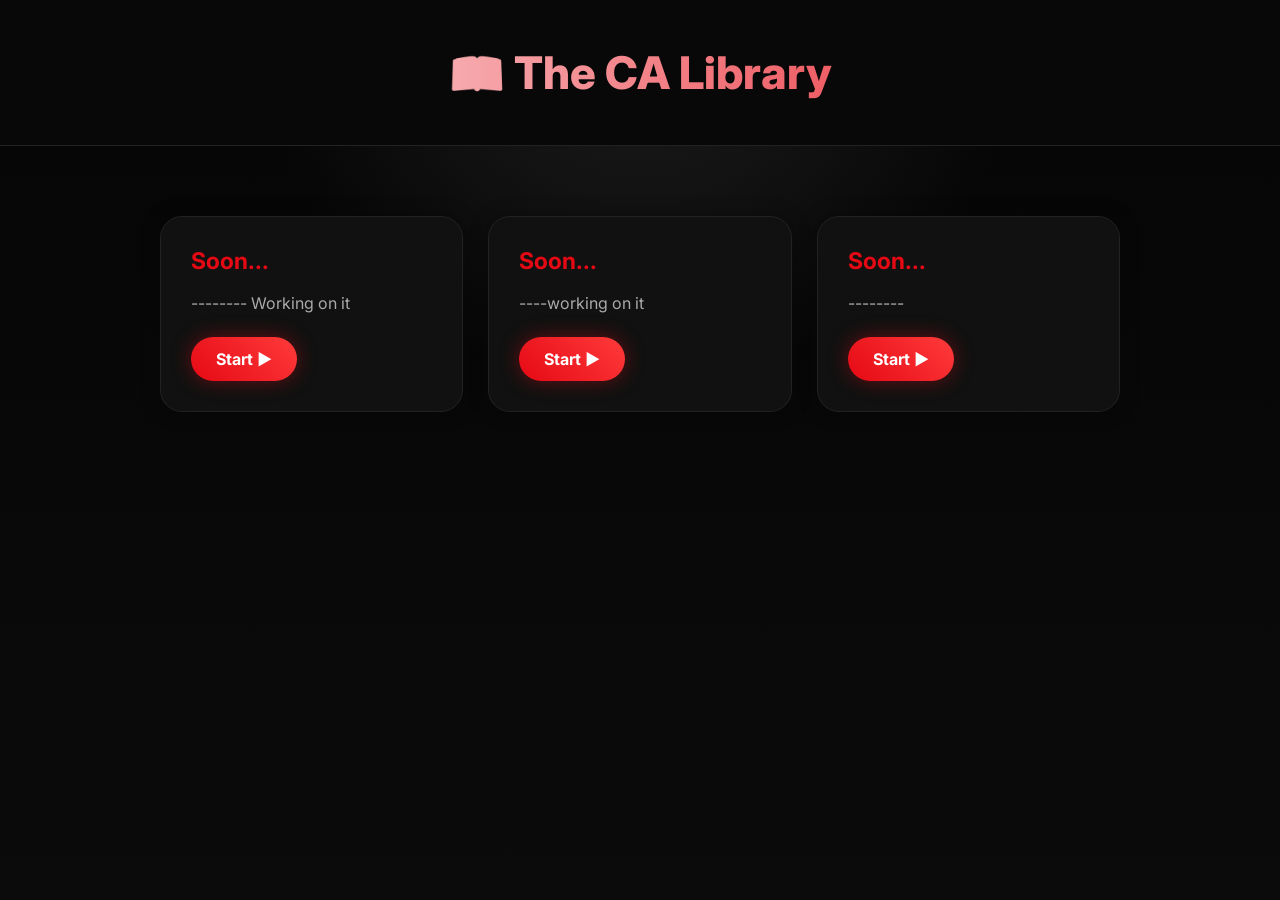
<file: theanime.html>
<!DOCTYPE html>
<html lang="en">

<head>

<title>AnimeHub - MulltiHub</title>


<meta name="viewport" content="width=device-width, initial-scale=1.0">


<link href="https://fonts.googleapis.com/css2?family=Inter:wght@400;600;700;800&display=swap" rel="stylesheet">


<style>


*{

margin:0;
padding:0;
box-sizing:border-box;
font-family:'Inter',sans-serif;

}




body{


background:

radial-gradient(circle at top,#1f1f1f,transparent 35%),

linear-gradient(180deg,#050505,#0b0b0b);


color:white;


min-height:100vh;


}




/* HEADER */


header{


padding:45px 20px;


text-align:center;


background:#080808;


border-bottom:1px solid #222;


}




header h1{


font-size:45px;


font-weight:800;


background:

linear-gradient(
90deg,
#ffffff,
#e50914
);


background-clip:text;


color:transparent;


}






/* CONTAINER */


.container{


max-width:1000px;


margin:50px auto;


padding:20px;


}





/* GRID */


.grid{


display:grid;


grid-template-columns:

repeat(auto-fit,minmax(260px,1fr));


gap:25px;


}






/* CARD */


.card{


background:#111;


padding:30px;


border-radius:22px;


border:1px solid #222;


transition:.3s;


box-shadow:

0 0 20px rgba(0,0,0,.3);


}



.card:hover{


transform:translateY(-8px);


border-color:#e50914;


box-shadow:

0 0 35px rgba(229,9,20,.25);


}






.card h3{


color:#e50914;


font-size:23px;


margin-bottom:15px;


}




.card p{


color:#aaa;


line-height:1.7;


}







/* BUTTON */


.btn{


display:inline-block;


margin-top:20px;


padding:12px 25px;


border-radius:50px;


background:

linear-gradient(
45deg,
#e50914,
#ff3b3b
);


color:white;


text-decoration:none;


font-weight:700;


transition:.3s;


box-shadow:

0 0 20px rgba(229,9,20,.4);


}




.btn:hover{


transform:translateY(-4px);


}







/* MOBILE */


@media(max-width:768px){



header h1{


font-size:32px;


}



.container{


padding:15px;


}



.card{


padding:25px;


}



}



</style>


</head>





<body>





<header>


<h1>

📖 The CA Library

</h1>


</header>







<div class="container">





<div class="grid">





<div class="card">


<h3>

Soon...

</h3>



<p>

 -------- Working on it

</p>




<a class="btn" href="dragonball.html" target="_blank">

Start ▶

</a>



</div>








<div class="card">


<h3>

Soon...

</h3>



<p>

----working on it

</p>




<a class="btn" href="#">

Start ▶

</a>



</div>









<div class="card">


<h3>

Soon...

</h3>



<p>

--------

</p>




<a class="btn" href="#">

Start ▶

</a>



</div>






</div>




</div>





</body>

</html>
</file>
